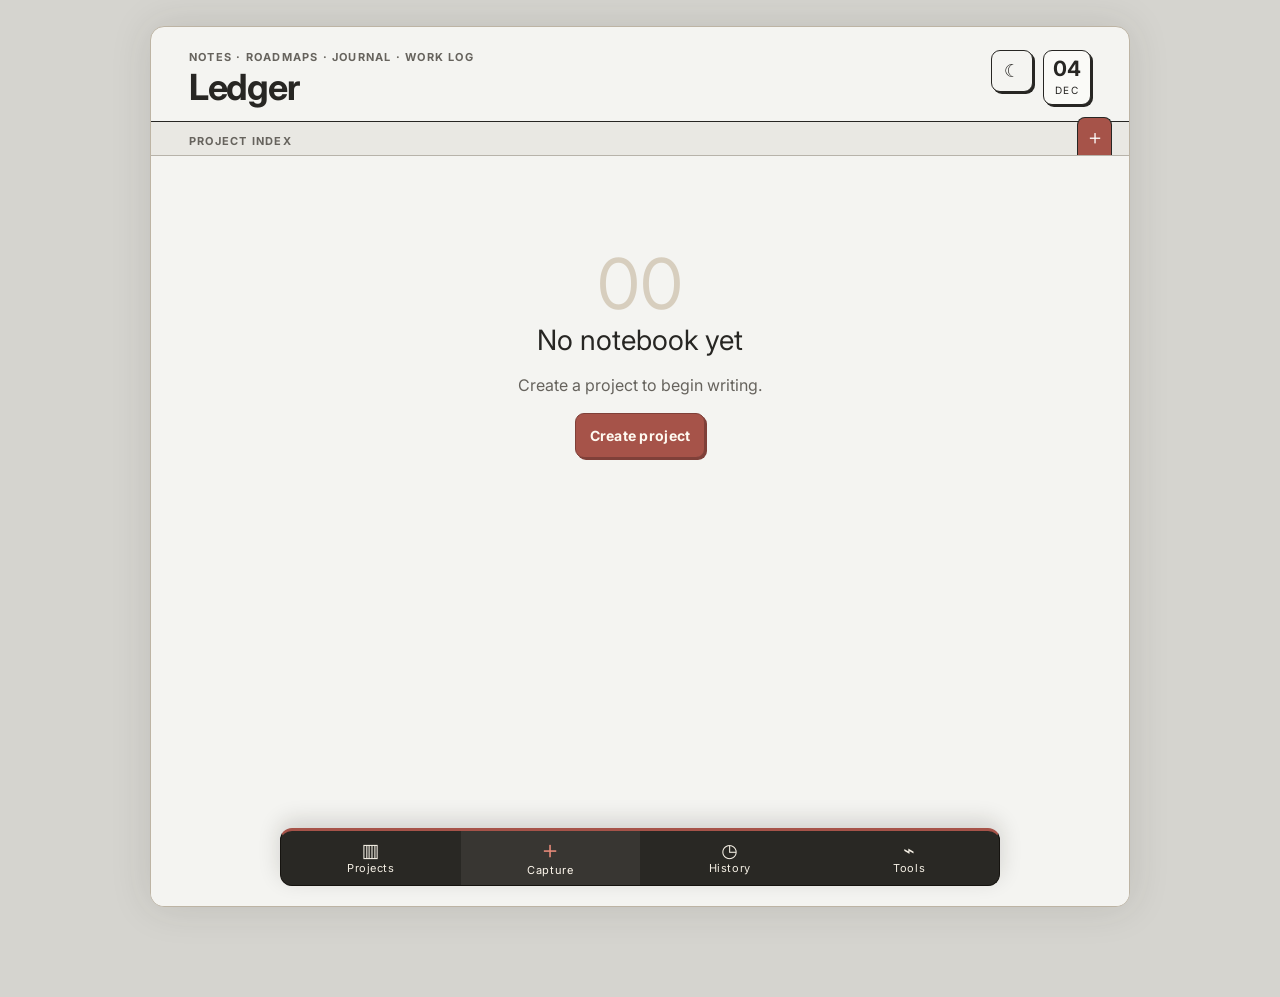
<file: index.html>
<!doctype html>
<html lang="en">
<head>
  <meta charset="utf-8">
  <meta name="viewport" content="width=device-width,initial-scale=1,viewport-fit=cover">
  <meta name="theme-color" content="#f4f4f1">
  <meta name="color-scheme" content="light dark">
  <title>Ledger</title>
  <base href="./stationery/">
  <script>
    try{
      document.documentElement.dataset.theme = localStorage.getItem('ledger-stationery-theme-v1') === 'dark' ? 'dark' : 'light';
      if(document.documentElement.dataset.theme === 'dark'){
        document.querySelector('meta[name="theme-color"]').setAttribute('content','#181715');
      }
    }catch(e){document.documentElement.dataset.theme='light'}
  </script>
  <link rel="preconnect" href="https://fonts.googleapis.com">
  <link rel="preconnect" href="https://fonts.gstatic.com" crossorigin>
  <link href="https://fonts.googleapis.com/css2?family=Inter:wght@400;500;600;700;800&display=swap" rel="stylesheet">
  <link rel="stylesheet" href="./stationery.css?v=2">
  <link rel="stylesheet" href="./clean-paper.css?v=2">
  <link rel="stylesheet" href="./theme.css?v=4">
  <link rel="stylesheet" href="./journal.css?v=2">
  <link rel="stylesheet" href="./roadmap-help.css?v=1">
  <link rel="stylesheet" href="./typography.css?v=1">
  <link rel="stylesheet" href="./project-links.css?v=1">
  <link rel="stylesheet" href="./task-details.css?v=6">
  <link rel="stylesheet" href="./task-links.css?v=4">
  <link rel="stylesheet" href="./task-interactions.css?v=2">
  <link rel="stylesheet" href="./task-workspace.css?v=1">
  <link rel="stylesheet" href="./mobile-task-ui.css?v=1">
  <link rel="stylesheet" href="./sync-status.css?v=1">
</head>
<body>
  <div class="desk">
    <header class="masthead">
      <div>
        <div class="eyebrow">NOTES · ROADMAPS · JOURNAL · WORK LOG</div>
        <h1>Ledger</h1>
      </div>
      <div class="masthead-actions">
        <button id="themeToggle" class="theme-toggle" type="button" aria-label="Switch to dark mode" aria-pressed="false" title="Dark mode">
          <span class="theme-moon" aria-hidden="true">☾</span>
          <span class="theme-sun" aria-hidden="true">☀</span>
        </button>
        <div class="date-block" aria-label="Today's date">
          <span id="todayDay">21</span>
          <span id="todayMonth">AUG</span>
        </div>
      </div>
    </header>

    <div class="project-strip-wrap">
      <div class="strip-label">PROJECT INDEX</div>
      <div id="projectTabs" class="project-tabs" aria-label="Projects"></div>
      <button id="newProjectTop" class="index-add" type="button" aria-label="New project">＋</button>
    </div>

    <aside id="syncNudge" class="sync-nudge" hidden aria-live="polite">
      <span id="syncNudgeText"></span>
      <span class="sync-nudge-actions">
        <a href="../sync.html">Open Sync</a>
        <a href="https://github.com/BigCatMellow/Ledger-App/blob/main/docs/wiki/Set-Up-Your-Notes-Repository.md" target="_blank" rel="noopener noreferrer">How to Sync</a>
      </span>
    </aside>

    <main id="app" class="paper" aria-live="polite">
      <section id="emptyState" class="empty-state" hidden>
        <div class="empty-number">00</div>
        <h2>No notebook yet</h2>
        <p>Create a project to begin writing.</p>
        <button class="paper-button primary" data-action="new-project" type="button">Create project</button>
      </section>

      <section id="projectView" hidden>
        <div class="project-heading">
          <div>
            <div id="projectMode" class="project-kicker">LIST</div>
            <h2 id="projectTitle"></h2>
            <p id="projectDescription" class="project-description"></p>
            <div id="projectLinks" class="project-links" aria-label="Project links" hidden></div>
          </div>
          <button class="quiet-button" data-action="project-menu" type="button" aria-label="Project options">•••</button>
        </div>

        <section id="roadmapSummary" class="roadmap-summary" hidden></section>

        <div class="section-rule">
          <span>NOW</span>
          <span id="projectProgress" class="section-note"></span>
        </div>
        <div id="activeItems" class="entry-list"></div>

        <div class="section-rule">
          <span>NEXT / OPEN</span>
          <span id="openCount" class="section-note"></span>
        </div>
        <div id="openItems" class="entry-list"></div>

        <div id="notesSection">
          <div class="section-rule">
            <span>NOTES</span>
            <span id="noteCount" class="section-note"></span>
          </div>
          <div id="noteItems" class="memo-list"></div>
        </div>

        <div id="journalSection" class="journal-section">
          <div class="section-rule journal-rule">
            <span>Journal</span>
            <span class="journal-rule-actions">
              <span id="journalCount" class="section-note">0</span>
              <button class="journal-add" data-journal-new type="button">＋ Thought</button>
            </span>
          </div>
          <div id="journalItems" class="journal-list"></div>
        </div>

        <details id="doneSection" class="done-section">
          <summary><span>ARCHIVE / DONE</span><span id="doneCount"></span></summary>
          <div id="doneItems" class="entry-list done-list"></div>
        </details>
      </section>
    </main>
  </div>

  <nav class="bottom-ruler" aria-label="Ledger navigation">
    <button data-action="projects" type="button"><span class="nav-mark">▥</span><span>Projects</span></button>
    <button class="capture-nav" data-action="capture" type="button"><span class="nav-mark">＋</span><span>Capture</span></button>
    <button data-action="history" type="button"><span class="nav-mark">◷</span><span>History</span></button>
    <button data-action="tools" type="button"><span class="nav-mark">⌁</span><span>Tools</span></button>
  </nav>

  <div id="sheetBackdrop" class="sheet-backdrop" hidden></div>

  <section id="projectsSheet" class="sheet" hidden aria-modal="true" role="dialog" aria-labelledby="projectsSheetTitle">
    <div class="sheet-handle"></div>
    <div class="sheet-head"><div><div class="sheet-label">INDEX</div><h2 id="projectsSheetTitle">Projects</h2></div><button class="sheet-close" data-close-sheet type="button">×</button></div>
    <div id="projectList" class="project-list"></div>
    <button class="paper-button primary full" data-action="new-project" type="button">＋ New project</button>
  </section>

  <section id="captureSheet" class="sheet capture-sheet" hidden aria-modal="true" role="dialog" aria-labelledby="captureSheetTitle">
    <div class="sheet-handle"></div>
    <div class="sheet-head"><div><div class="sheet-label">ADD TO PROJECT</div><h2 id="captureSheetTitle">Capture</h2></div><button class="sheet-close" data-close-sheet type="button">×</button></div>
    <form id="captureForm">
      <div class="segmented" role="group" aria-label="Capture type">
        <button type="button" data-kind="NOTE" class="selected">Note</button>
        <button type="button" data-kind="CHECKLIST">Task</button>
        <button type="button" data-kind="EXECUTION">Detailed task</button>
      </div>
      <label class="field ruled-field"><span>Title / note</span><textarea id="captureTitle" rows="4" required placeholder="Write it down…"></textarea></label>
      <div id="captureTaskFields" hidden>
        <label class="field"><span>Section / phase</span><input id="capturePhase" type="text" placeholder="Optional"></label>
      </div>
      <div id="captureExecutionFields" hidden>
        <label class="field"><span>Outcome</span><textarea id="captureOutcome" rows="2"></textarea></label>
        <label class="field"><span>Input / source</span><textarea id="captureInputs" rows="2"></textarea></label>
        <label class="field"><span>Waiting on / dependencies</span><textarea id="captureDependencies" rows="2"></textarea></label>
        <label class="field"><span>Done when</span><textarea id="captureAcceptance" rows="2"></textarea></label>
      </div>
      <button class="paper-button primary full" type="submit">Save to Ledger →</button>
    </form>
  </section>

  <section id="journalSheet" class="sheet journal-sheet" hidden aria-modal="true" role="dialog" aria-labelledby="journalSheetTitle">
    <div class="sheet-handle"></div>
    <div class="sheet-head"><div><div class="sheet-label">PROJECT JOURNAL</div><h2 id="journalSheetTitle">New Thought</h2></div><button class="sheet-close" data-close-journal type="button">×</button></div>
    <form id="journalForm">
      <input id="journalId" type="hidden">
      <label class="field"><span>Thought</span><textarea id="journalBody" rows="8" required placeholder="Idea, question, observation, decision…"></textarea></label>
      <div class="journal-sheet-actions">
        <button id="journalDelete" class="paper-button journal-delete" type="button" hidden>Delete Thought</button>
        <button class="paper-button primary full" type="submit">Save Thought</button>
      </div>
    </form>
  </section>

  <section id="historySheet" class="sheet tall-sheet" hidden aria-modal="true" role="dialog" aria-labelledby="historySheetTitle">
    <div class="sheet-handle"></div>
    <div class="sheet-head"><div><div class="sheet-label">WORK LOG</div><h2 id="historySheetTitle">History</h2></div><button class="sheet-close" data-close-sheet type="button">×</button></div>
    <div id="historyList" class="history-list"></div>
  </section>

  <section id="workLogSheet" class="sheet" hidden aria-modal="true" role="dialog" aria-labelledby="workLogSheetTitle">
    <div class="sheet-handle"></div>
    <div class="sheet-head"><div><div class="sheet-label">WORK LOG</div><h2 id="workLogSheetTitle">Log work</h2></div><button class="sheet-close" data-close-sheet type="button">×</button></div>
    <form id="workLogForm">
      <p id="workLogProject" class="project-description"></p>
      <label class="field"><span>What changed?</span><textarea id="workLogSummary" rows="5" required placeholder="Short note about what you worked on…"></textarea></label>
      <button class="paper-button primary full" type="submit">Add to History</button>
    </form>
  </section>

  <section id="toolsSheet" class="sheet" hidden aria-modal="true" role="dialog" aria-labelledby="toolsSheetTitle">
    <div class="sheet-handle"></div>
    <div class="sheet-head"><div><div class="sheet-label">UTILITY</div><h2 id="toolsSheetTitle">Tools</h2></div><button class="sheet-close" data-close-sheet type="button">×</button></div>
    <div class="tool-list">
      <a class="tool-row" href="../sync.html"><span><strong>GitHub sync</strong><small>Connection, backup status, and manual sync</small></span><span>→</span></a>
      <button class="tool-row" data-action="export-md" type="button"><span><strong>Export current project</strong><small>Download a Markdown copy</small></span><span>↓</span></button>
      <button class="tool-row" data-action="import-md" type="button"><span><strong>Import Markdown</strong><small>Add a Markdown file as a new project</small></span><span>↑</span></button>
    </div>
    <input id="importFile" type="file" accept=".md,text/markdown,text/plain" hidden>
  </section>

  <section id="projectSheet" class="sheet tall-sheet" hidden aria-modal="true" role="dialog" aria-labelledby="projectSheetTitle">
    <div class="sheet-handle"></div>
    <div class="sheet-head"><div><div class="sheet-label">PROJECT</div><h2 id="projectSheetTitle">Project</h2></div><button class="sheet-close" data-close-sheet type="button">×</button></div>
    <form id="projectForm">
      <input id="projectId" type="hidden">
      <label class="field"><span>Project title</span><input id="projectTitleInput" type="text" required></label>
      <label class="field"><span>Description</span><textarea id="projectDescriptionInput" rows="3"></textarea></label>
      <label class="field project-links-field">
        <span>Project Links</span>
        <textarea id="projectLinksInput" rows="3" placeholder="GitHub | https://github.com/owner/repository&#10;Live Site | https://example.com"></textarea>
        <small class="field-help">One link per line. Labels are optional; use Label | URL when you want one.</small>
      </label>
      <div class="field"><span>Format</span><div class="segmented"><button id="modeList" type="button" data-mode="LIST">List</button><button id="modeRoadmap" type="button" data-mode="ROADMAP">Roadmap</button></div></div>
      <div id="roadmapFields" class="roadmap-fields" hidden>
        <div class="field roadmap-field">
          <div class="roadmap-field-label"><label for="framingCurrent">Current Reality</label><button class="roadmap-help-button" type="button" data-roadmap-help="current" aria-label="Explain Current Reality">?</button></div>
          <textarea id="framingCurrent" rows="3"></textarea>
        </div>
        <div class="field roadmap-field">
          <div class="roadmap-field-label"><label for="framingDone">Definition of Done</label><button class="roadmap-help-button" type="button" data-roadmap-help="done" aria-label="Explain Definition of Done">?</button></div>
          <textarea id="framingDone" rows="3"></textarea>
        </div>
        <div class="field roadmap-field">
          <div class="roadmap-field-label"><label for="framingProof">Final Proof</label><button class="roadmap-help-button" type="button" data-roadmap-help="proof" aria-label="Explain Final Proof">?</button></div>
          <textarea id="framingProof" rows="2"></textarea>
        </div>
        <div class="field roadmap-field">
          <div class="roadmap-field-label"><label for="framingScope">In Scope</label><button class="roadmap-help-button" type="button" data-roadmap-help="scope" aria-label="Explain In Scope">?</button></div>
          <textarea id="framingScope" rows="2"></textarea>
        </div>
        <div class="field roadmap-field">
          <div class="roadmap-field-label"><label for="framingNotDoing">Not Doing</label><button class="roadmap-help-button" type="button" data-roadmap-help="notDoing" aria-label="Explain Not Doing">?</button></div>
          <textarea id="framingNotDoing" rows="2"></textarea>
        </div>
        <div class="field roadmap-field">
          <div class="roadmap-field-label"><label for="framingEffort">Effort Limit</label><button class="roadmap-help-button" type="button" data-roadmap-help="effort" aria-label="Explain Effort Limit">?</button></div>
          <input id="framingEffort" type="text">
        </div>
        <div class="field roadmap-field">
          <div class="roadmap-field-label"><label for="framingRisk">Highest-Risk Unknown</label><button class="roadmap-help-button" type="button" data-roadmap-help="risk" aria-label="Explain Highest-Risk Unknown">?</button></div>
          <textarea id="framingRisk" rows="2"></textarea>
        </div>
      </div>
      <button class="paper-button primary full" type="submit">Save project</button>
    </form>
  </section>

  <section id="itemSheet" class="sheet tall-sheet" hidden aria-modal="true" role="dialog" aria-labelledby="itemSheetTitle">
    <div class="sheet-handle"></div>
    <div class="sheet-head"><div><div id="itemKindLabel" class="sheet-label">ENTRY</div><h2 id="itemSheetTitle">Entry</h2></div><button class="sheet-close" data-close-sheet type="button">×</button></div>
    <form id="itemForm">
      <input id="itemId" type="hidden">
      <label class="field"><span>Title</span><textarea id="itemTitleInput" rows="3" required></textarea></label>
      <label class="field"><span>Section / phase</span><input id="itemPhaseInput" type="text"></label>
      <label class="field"><span>Notes</span><textarea id="itemNotesInput" rows="3"></textarea></label>
      <div id="itemExecutionFields">
        <label class="field"><span>Outcome</span><textarea id="itemOutcomeInput" rows="2"></textarea></label>
        <label class="field"><span>Input / source</span><textarea id="itemInputsInput" rows="2"></textarea></label>
        <label class="field"><span>Waiting on / dependencies</span><textarea id="itemDependenciesInput" rows="2"></textarea></label>
        <label class="field"><span>Boundary</span><textarea id="itemBoundaryInput" rows="2"></textarea></label>
        <label class="field"><span>Done when</span><textarea id="itemAcceptanceInput" rows="2"></textarea></label>
        <label class="field"><span>Verification</span><textarea id="itemVerificationInput" rows="2"></textarea></label>
        <label class="field"><span>Stop condition</span><textarea id="itemStopInput" rows="2"></textarea></label>
      </div>
      <div class="status-actions" id="itemStatusActions"></div>
      <button class="paper-button full" type="submit">Save changes</button>
    </form>
  </section>

  <div id="taskLinkBackdrop" class="task-link-sheet-backdrop" hidden></div>
  <section id="taskLinkSheet" class="task-link-sheet" hidden role="dialog" aria-modal="true" aria-labelledby="taskLinkSheetTitle">
    <div class="sheet-handle"></div>
    <div class="sheet-head"><div><div class="sheet-label">TASK LINK</div><h2 id="taskLinkSheetTitle">Add link</h2></div><button class="sheet-close" data-task-link-close type="button" aria-label="Close task link">×</button></div>
    <form id="taskLinkForm">
      <input id="taskLinkItemId" type="hidden">
      <label class="field"><span>Web address</span><input id="taskLinkUrl" type="text" inputmode="url" autocomplete="off" autocapitalize="none" spellcheck="false" placeholder="example.com"></label>
      <small id="taskLinkError" class="task-link-error" hidden></small>
      <div class="task-link-sheet-actions">
        <button id="taskLinkRemove" class="paper-button task-link-remove" data-task-link-remove type="button" hidden>Remove link</button>
        <button class="paper-button primary" type="submit">Save link</button>
      </div>
    </form>
  </section>

  <div id="roadmapHelpBackdrop" class="roadmap-help-backdrop" hidden></div>
  <section id="roadmapHelpModal" class="roadmap-help-modal" hidden role="dialog" aria-modal="true" aria-labelledby="roadmapHelpTitle">
    <div class="roadmap-help-head">
      <div>
        <div class="roadmap-help-kicker">Roadmap Guide</div>
        <h2 id="roadmapHelpTitle">Roadmap Field</h2>
      </div>
      <button id="roadmapHelpClose" class="roadmap-help-close" data-roadmap-help-close type="button" aria-label="Close roadmap help">×</button>
    </div>
    <p id="roadmapHelpDefinition" class="roadmap-help-definition"></p>
    <div class="roadmap-help-block">
      <strong>Ask Yourself</strong>
      <p id="roadmapHelpQuestion"></p>
    </div>
    <div class="roadmap-help-block">
      <strong>Example</strong>
      <p id="roadmapHelpExample" class="roadmap-help-example"></p>
    </div>
  </section>

  <script src="./stationery.js?v=4"></script>
  <script src="./theme.js?v=2"></script>
  <script src="./journal.js?v=3"></script>
  <script src="./roadmap-help.js?v=1"></script>
  <script src="./task-interactions.js?v=2"></script>
  <script src="./task-details.js?v=4"></script>
  <script src="./task-links.js?v=4"></script>
  <script src="./task-workspace.js?v=1"></script>
  <script src="./mobile-task-ui.js?v=1"></script>
  <script src="./sync-status.js?v=3"></script>
  <script src="./auto-sync.js?v=1"></script>
</body>
</html>
</file>
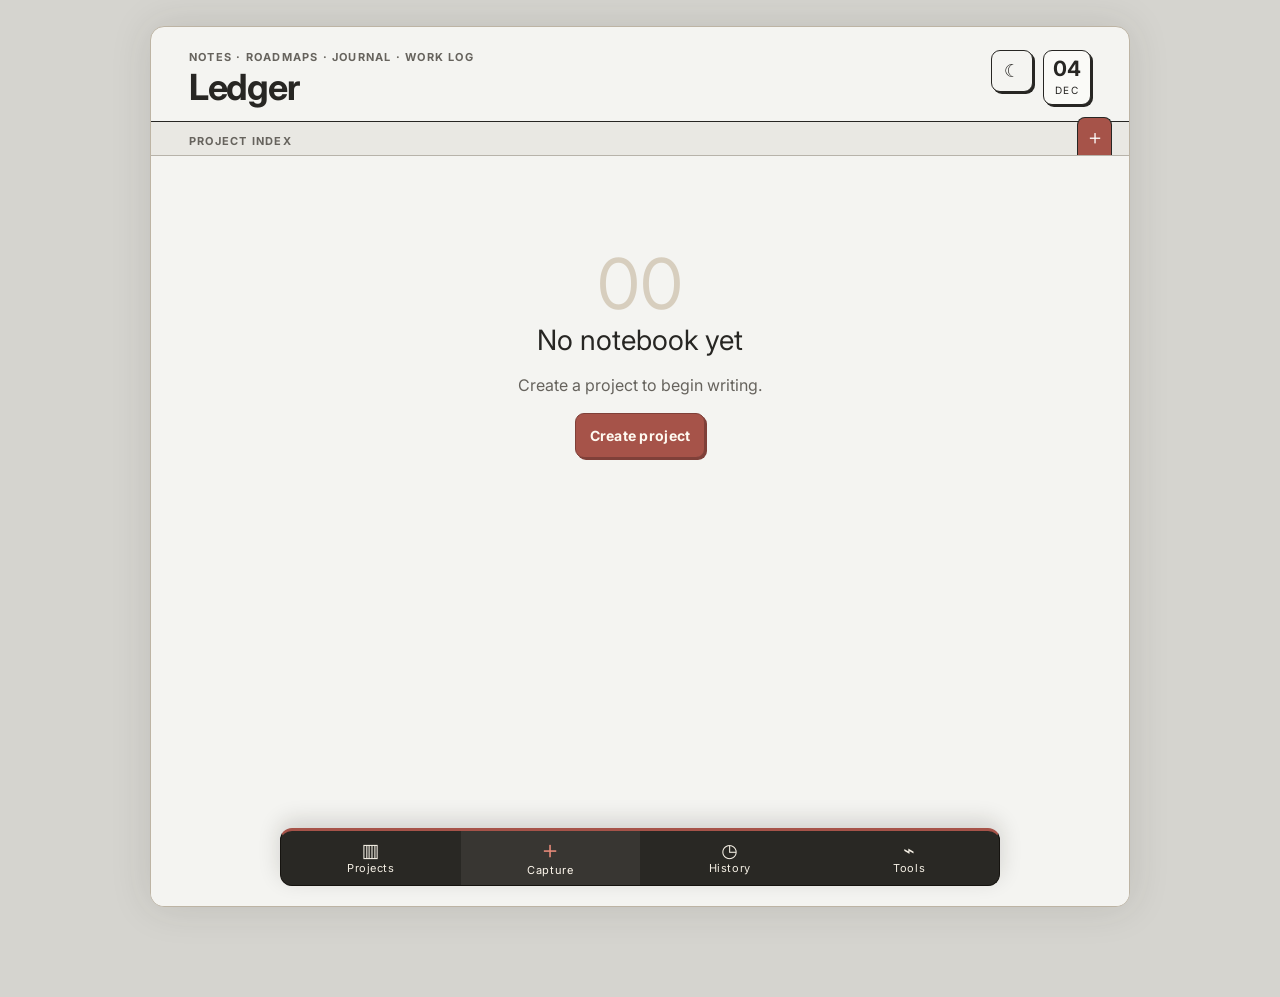
<file: stationery/index.html>
<!doctype html>
<html lang="en">
<head>
  <meta charset="utf-8">
  <meta name="viewport" content="width=device-width,initial-scale=1,viewport-fit=cover">
  <meta name="theme-color" content="#f2eee3">
  <title>Ledger</title>
  <meta http-equiv="refresh" content="0; url=../">
  <script>
    location.replace('../' + location.search + location.hash);
  </script>
</head>
<body>
  <p><a href="../">Open Ledger</a></p>
</body>
</html>
</file>
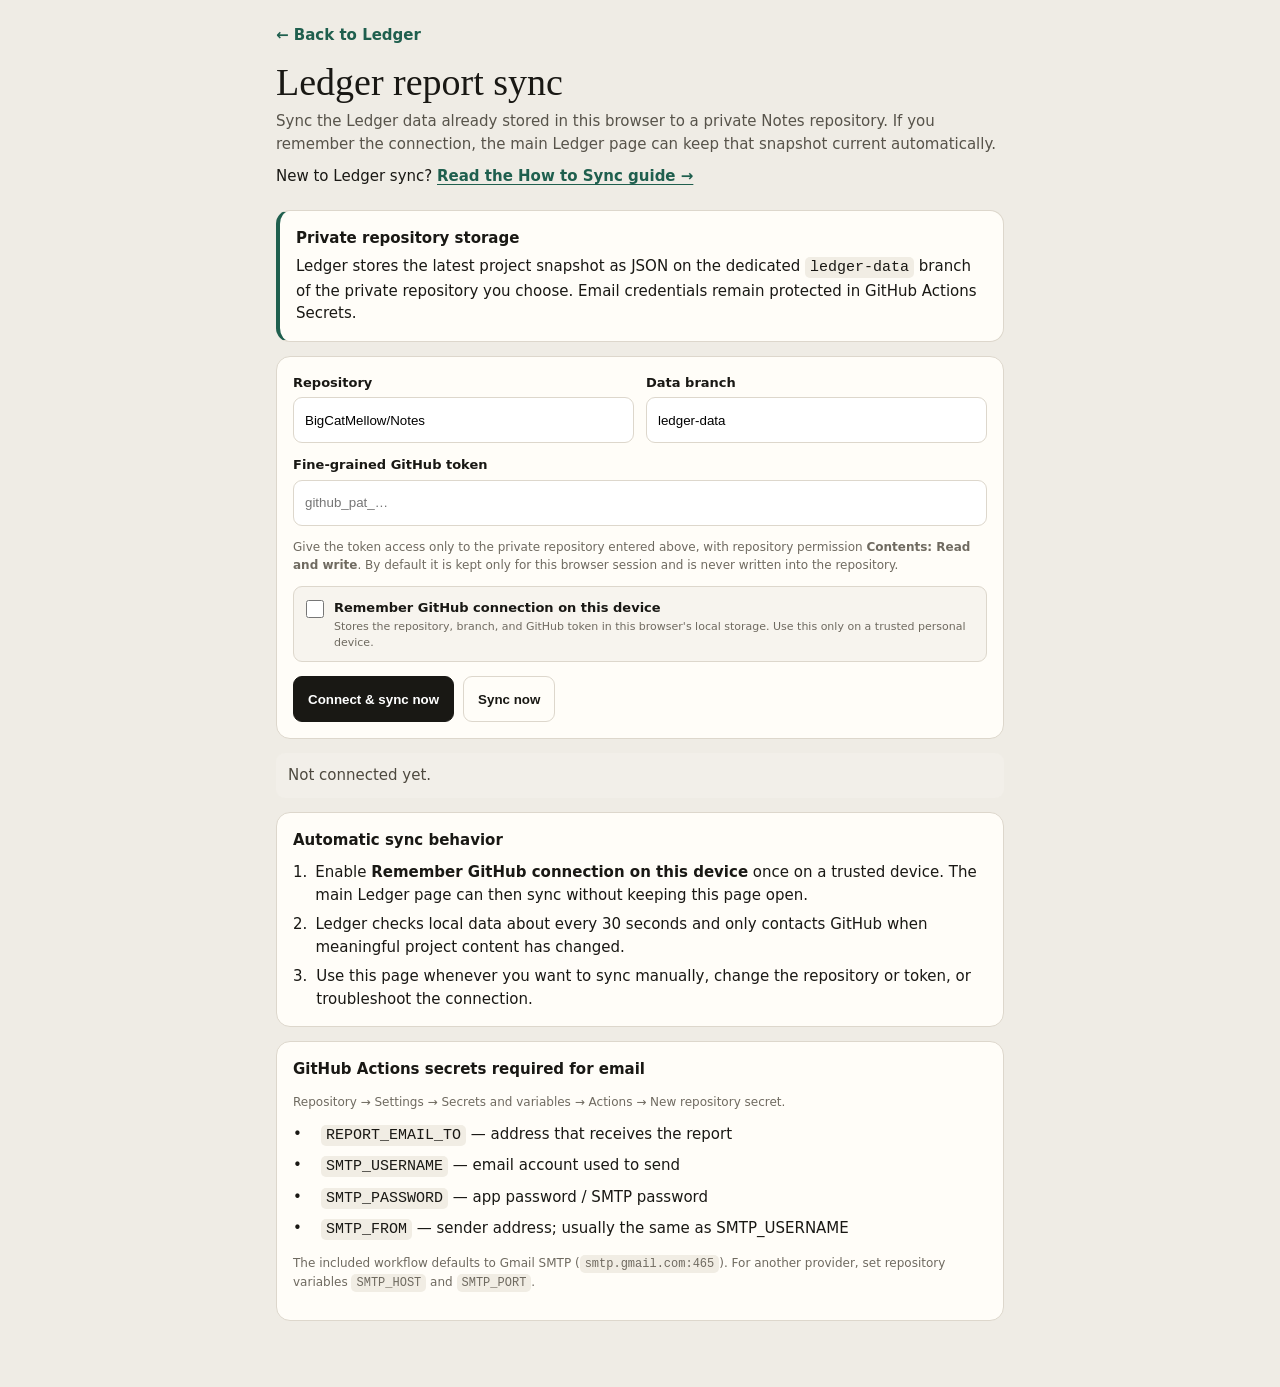
<file: sync.html>
<!DOCTYPE html>
<html lang="en">
<head>
<meta charset="utf-8">
<meta name="viewport" content="width=device-width, initial-scale=1, viewport-fit=cover">
<meta name="theme-color" content="#191814">
<title>Ledger GitHub Sync</title>
<style>
:root{--ink:#191814;--paper:#efece5;--card:#fffdf8;--line:#ddd7cc;--muted:#6f6a60;--green:#1f5f4e;--red:#a33b23}
*{box-sizing:border-box}body{margin:0;background:var(--paper);color:var(--ink);font:15px/1.5 system-ui,-apple-system,Segoe UI,sans-serif}
main{max-width:760px;margin:0 auto;padding:24px 16px 64px}.back{display:inline-block;margin-bottom:16px;color:#1f5f4e;text-decoration:none;font-weight:650}h1{font:400 38px/1.05 Georgia,serif;margin:0 0 8px}.lead{color:#57534a;margin:0 0 10px}.setup-help{margin:0 0 22px}.setup-help a{color:var(--green);font-weight:700;text-underline-offset:3px}.card{background:var(--card);border:1px solid var(--line);border-radius:14px;padding:16px;margin:14px 0}.grid{display:grid;grid-template-columns:1fr;gap:12px}label{display:block;font-weight:600;font-size:13px;margin-bottom:5px}input{width:100%;min-height:46px;border:1px solid var(--line);border-radius:9px;padding:10px 11px;background:#fff;font:16px/1.3 inherit}button{min-height:46px;border-radius:9px;padding:10px 14px;border:1px solid var(--ink);background:var(--ink);color:#fff;font-weight:650;cursor:pointer}.secondary{background:var(--card);color:var(--ink);border-color:var(--line)}button:disabled{opacity:.55;cursor:wait}.row{display:flex;gap:9px;flex-wrap:wrap}.status{padding:11px 12px;border-radius:9px;background:#f2efe9;color:#4e493f}.ok{background:#e8f0ed;color:#174b3f}.bad{background:#f7e9e5;color:#7f2e1e}.small{font-size:12px;color:var(--muted)}code{background:#f1ede4;padding:2px 5px;border-radius:5px}.info{border-left:4px solid var(--green)}.checks{display:grid;gap:7px}.checks div{display:flex;gap:8px}.checks span:first-child{width:20px}.remember-row{display:flex;align-items:flex-start;gap:10px;margin:12px 0 0;padding:11px 12px;border:1px solid var(--line);border-radius:9px;background:#f7f4ee;cursor:pointer}.remember-row input{width:18px;min-width:18px;height:18px;min-height:18px;margin:2px 0 0;padding:0;border-radius:4px;accent-color:var(--green)}.remember-row strong{display:block;font-size:13px}.remember-row small{display:block;margin-top:2px;color:var(--muted);font-size:11px;line-height:1.4;font-weight:400}@media(min-width:680px){.grid.two{grid-template-columns:1fr 1fr}}
</style>
</head>
<body>
<main>
<a class="back" href="./index.html">← Back to Ledger</a>
<h1>Ledger report sync</h1>
<p class="lead">Sync the Ledger data already stored in this browser to a private Notes repository. If you remember the connection, the main Ledger page can keep that snapshot current automatically.</p>
<p class="setup-help">New to Ledger sync? <a href="https://github.com/BigCatMellow/Ledger-App/blob/main/docs/wiki/Set-Up-Your-Notes-Repository.md" target="_blank" rel="noopener noreferrer">Read the How to Sync guide →</a></p>

<div class="card info">
  <strong>Private repository storage</strong>
  <p style="margin:6px 0 0">Ledger stores the latest project snapshot as JSON on the dedicated <code>ledger-data</code> branch of the private repository you choose. Email credentials remain protected in GitHub Actions Secrets.</p>
</div>

<div class="card">
  <div class="grid two">
    <div><label for="repo">Repository</label><input id="repo" value="BigCatMellow/Notes" autocomplete="off"></div>
    <div><label for="branch">Data branch</label><input id="branch" value="ledger-data" autocomplete="off"></div>
  </div>
  <div style="margin-top:12px"><label for="token">Fine-grained GitHub token</label><input id="token" type="password" placeholder="github_pat_…" autocomplete="off"></div>
  <p class="small">Give the token access only to the private repository entered above, with repository permission <strong>Contents: Read and write</strong>. By default it is kept only for this browser session and is never written into the repository.</p>
  <label class="remember-row" for="rememberConnection">
    <input id="rememberConnection" type="checkbox">
    <span><strong>Remember GitHub connection on this device</strong><small>Stores the repository, branch, and GitHub token in this browser's local storage. Use this only on a trusted personal device.</small></span>
  </label>
  <div class="row" style="margin-top:14px">
    <button id="connect">Connect &amp; sync now</button>
    <button id="sync" class="secondary">Sync now</button>
  </div>
</div>

<div id="status" class="status">Not connected yet.</div>

<div class="card">
  <strong>Automatic sync behavior</strong>
  <div class="checks" style="margin-top:10px">
    <div><span>1.</span><span>Enable <strong>Remember GitHub connection on this device</strong> once on a trusted device. The main Ledger page can then sync without keeping this page open.</span></div>
    <div><span>2.</span><span>Ledger checks local data about every 30 seconds and only contacts GitHub when meaningful project content has changed.</span></div>
    <div><span>3.</span><span>Use this page whenever you want to sync manually, change the repository or token, or troubleshoot the connection.</span></div>
  </div>
</div>

<div class="card">
  <strong>GitHub Actions secrets required for email</strong>
  <p class="small">Repository → Settings → Secrets and variables → Actions → New repository secret.</p>
  <div class="checks">
    <div><span>•</span><span><code>REPORT_EMAIL_TO</code> — address that receives the report</span></div>
    <div><span>•</span><span><code>SMTP_USERNAME</code> — email account used to send</span></div>
    <div><span>•</span><span><code>SMTP_PASSWORD</code> — app password / SMTP password</span></div>
    <div><span>•</span><span><code>SMTP_FROM</code> — sender address; usually the same as SMTP_USERNAME</span></div>
  </div>
  <p class="small">The included workflow defaults to Gmail SMTP (<code>smtp.gmail.com:465</code>). For another provider, set repository variables <code>SMTP_HOST</code> and <code>SMTP_PORT</code>.</p>
</div>
</main>
<script>
const STORAGE_KEY='ledger-notes-roadmaps-v2';
const SYNC_STATUS_KEY='ledger-github-sync-status-v1';
const SESSION_CONNECTION_KEY='ledger-github-sync-v2';
const REMEMBERED_CONNECTION_KEY='ledger-github-sync-remember-v1';
const DATA_PATH='data/ledger.json';
const enc=new TextEncoder();
let lastPlainHash='';
let syncTimer=null;
let syncInFlight=null;
let restoredRememberedConnection=false;

function setStatus(message,kind=''){
  const el=document.getElementById('status');
  el.textContent=message;
  el.className='status '+(kind==='ok'?'ok':kind==='bad'?'bad':'');
}
function setBusy(busy){
  document.getElementById('connect').disabled=busy;
  document.getElementById('sync').disabled=busy;
}
function b64(bytes){let s='';const a=bytes instanceof Uint8Array?bytes:new Uint8Array(bytes);for(let i=0;i<a.length;i+=0x8000)s+=String.fromCharCode(...a.subarray(i,i+0x8000));return btoa(s)}
async function sha256Text(text){const d=await crypto.subtle.digest('SHA-256',enc.encode(text));return b64(d)}
function config(){return {repo:document.getElementById('repo').value.trim(),branch:document.getElementById('branch').value.trim()||'ledger-data',token:document.getElementById('token').value.trim()}}
function applyConnection(c){
  if(!c)return;
  document.getElementById('repo').value=c.repo||'BigCatMellow/Notes';
  document.getElementById('branch').value=c.branch||'ledger-data';
  document.getElementById('token').value=c.token||'';
}
function readJson(storage,key){try{return JSON.parse(storage.getItem(key)||'null')}catch(e){return null}}
function loadConnection(){
  const remembered=readJson(localStorage,REMEMBERED_CONNECTION_KEY);
  if(remembered?.token){
    applyConnection(remembered);
    document.getElementById('rememberConnection').checked=true;
    sessionStorage.setItem(SESSION_CONNECTION_KEY,JSON.stringify(remembered));
    restoredRememberedConnection=true;
    return;
  }
  const session=readJson(sessionStorage,SESSION_CONNECTION_KEY);
  if(session)applyConnection(session);
}
function saveConnection(c){
  sessionStorage.setItem(SESSION_CONNECTION_KEY,JSON.stringify(c));
  if(document.getElementById('rememberConnection').checked){
    localStorage.setItem(REMEMBERED_CONNECTION_KEY,JSON.stringify(c));
  }else{
    localStorage.removeItem(REMEMBERED_CONNECTION_KEY);
  }
}
function forgetRememberedConnection(){localStorage.removeItem(REMEMBERED_CONNECTION_KEY)}
function readSyncStatus(){return readJson(localStorage,SYNC_STATUS_KEY)}
function saveSyncStatus(c,hash){
  const syncedAt=new Date().toISOString();
  localStorage.setItem(SYNC_STATUS_KEY,JSON.stringify({hash,syncedAt,repo:c.repo,branch:c.branch}));
  return syncedAt;
}
async function showSavedSyncState(){
  const saved=readSyncStatus();
  const plain=localStorage.getItem(STORAGE_KEY);
  if(!saved?.hash||!plain)return;
  try{
    const hash=await sha256Text(plain);
    if(hash===saved.hash){
      lastPlainHash=hash;
      const when=saved.syncedAt?new Date(saved.syncedAt).toLocaleString():'previously';
      setStatus('Last successful sync: '+when+'.','ok');
    }else{
      setStatus('Ledger has changes that have not reached GitHub yet.');
    }
  }catch(e){}
}
async function github(path,options={}){
  const c=config();
  const headers=Object.assign({'Accept':'application/vnd.github+json','X-GitHub-Api-Version':'2022-11-28','Authorization':'Bearer '+c.token},options.headers||{});
  const request=Object.assign({cache:'no-store'},options,{headers});
  const r=await fetch('https://api.github.com/repos/'+c.repo+'/'+path,request);
  if(!r.ok){
    let detail='';
    try{detail=(await r.json()).message||''}catch(e){}
    const err=new Error('GitHub '+r.status+(detail?': '+detail:''));
    err.status=r.status;
    throw err;
  }
  return r.status===204?null:r.json();
}
async function currentRemoteSha(c){
  try{
    const sep='?';
    const old=await github('contents/'+DATA_PATH+sep+'ref='+encodeURIComponent(c.branch)+'&_ledger='+Date.now());
    return old.sha||null;
  }catch(err){
    if(err.status===404)return null;
    throw err;
  }
}
async function putSnapshot(c,snapshot,sha){
  const body={message:'Sync Ledger project data',content:btoa(unescape(encodeURIComponent(snapshot))),branch:c.branch};
  if(sha)body.sha=sha;
  return github('contents/'+DATA_PATH,{method:'PUT',headers:{'Content-Type':'application/json'},body:JSON.stringify(body)});
}
async function performSync(force=false){
  const c=config();
  if(!c.repo||!c.token){setStatus('Enter the repository and GitHub token first.','bad');return}
  saveConnection(c);
  const plain=localStorage.getItem(STORAGE_KEY);
  if(!plain){setStatus('No Ledger data was found in this browser. Open Ledger and create or edit a project first.','bad');return}
  let state;
  try{state=JSON.parse(plain)}catch(e){setStatus('Ledger browser data is not valid JSON. Export a Markdown backup before continuing.','bad');return}
  const hash=await sha256Text(plain);
  if(!force&&hash===lastPlainHash){
    saveSyncStatus(c,hash);
    setStatus('Already synced. No Ledger changes detected.','ok');
    return;
  }
  const snapshot=JSON.stringify(Object.assign({},state,{syncedAt:new Date().toISOString()}),null,2)+'\n';
  setBusy(true);
  setStatus('Syncing project data to the private repository…');
  try{
    let sha=await currentRemoteSha(c);
    try{
      await putSnapshot(c,snapshot,sha);
    }catch(err){
      if(err.status!==409)throw err;
      setStatus('GitHub changed the snapshot during sync. Refreshing and retrying…');
      sha=await currentRemoteSha(c);
      await putSnapshot(c,snapshot,sha);
    }
    lastPlainHash=hash;
    saveConnection(c);
    const syncedAt=saveSyncStatus(c,hash);
    setStatus('Synced successfully at '+new Date(syncedAt).toLocaleTimeString()+'. GitHub now has the latest project snapshot.','ok');
  }finally{
    setBusy(false);
  }
}
function syncNow(force=false){
  if(syncInFlight)return syncInFlight;
  syncInFlight=performSync(force).finally(()=>{syncInFlight=null});
  return syncInFlight;
}
function queueSync(){clearTimeout(syncTimer);syncTimer=setTimeout(()=>syncNow(false).catch(e=>setStatus(e.message,'bad')),2500)}
document.getElementById('connect').addEventListener('click',()=>syncNow(false).catch(e=>setStatus(e.message,'bad')));
document.getElementById('sync').addEventListener('click',()=>syncNow(false).catch(e=>setStatus(e.message,'bad')));
document.getElementById('rememberConnection').addEventListener('change',event=>{
  if(event.target.checked){
    const c=config();
    if(c.repo&&c.token)localStorage.setItem(REMEMBERED_CONNECTION_KEY,JSON.stringify(c));
  }else{
    forgetRememberedConnection();
  }
});
['repo','branch','token'].forEach(id=>document.getElementById(id).addEventListener('change',()=>{
  const c=config();
  sessionStorage.setItem(SESSION_CONNECTION_KEY,JSON.stringify(c));
  if(document.getElementById('rememberConnection').checked&&c.repo&&c.token)localStorage.setItem(REMEMBERED_CONNECTION_KEY,JSON.stringify(c));
}));
window.addEventListener('storage',e=>{if(e.key===STORAGE_KEY&&e.newValue)queueSync()});
setInterval(()=>{if(document.getElementById('token').value)queueSync()},60000);
loadConnection();
showSavedSyncState().finally(()=>{
  if(restoredRememberedConnection&&document.getElementById('token').value)queueSync();
});
</script>
</body>
</html>
</file>
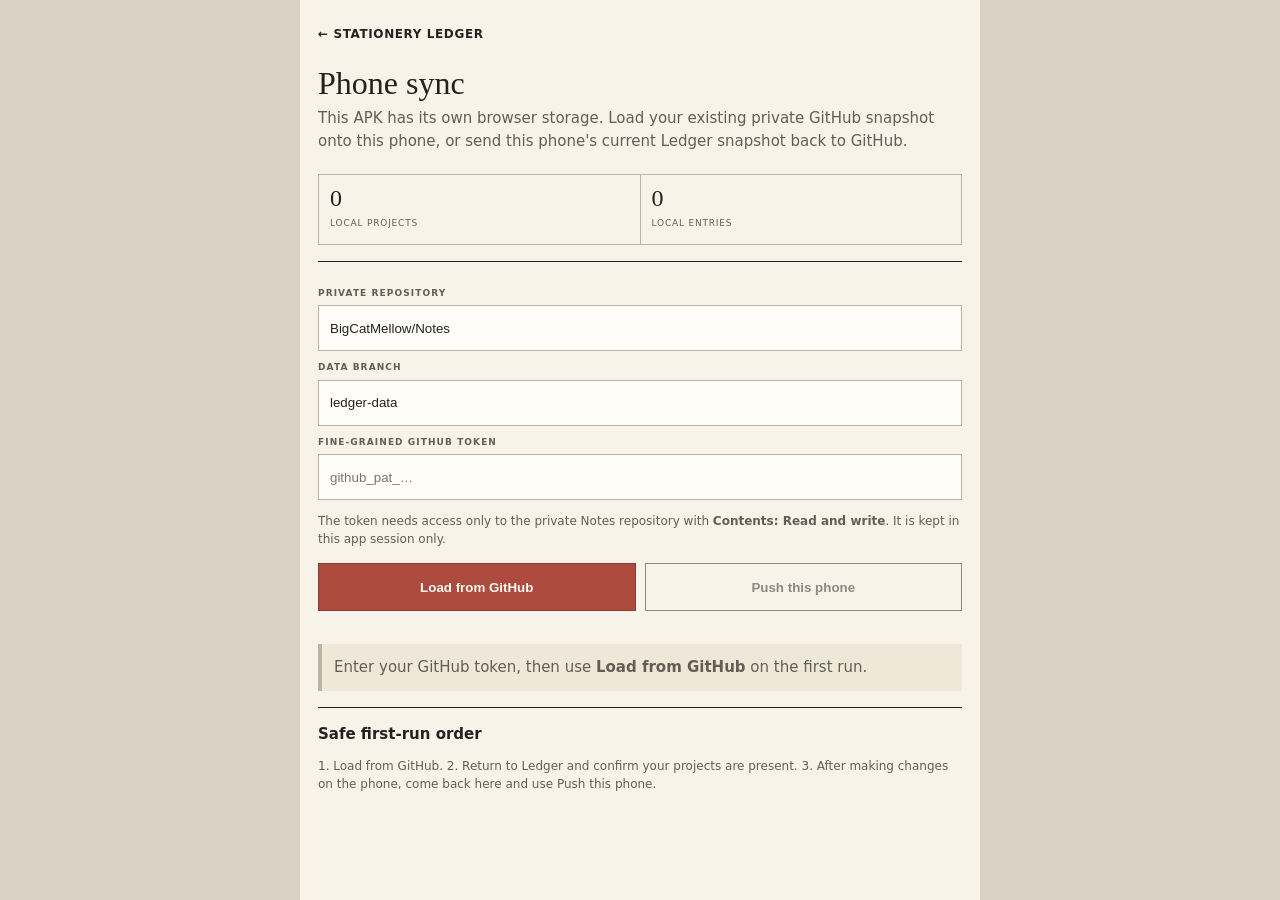
<file: stationery/android-sync.html>
<!doctype html>
<html lang="en">
<head>
<meta charset="utf-8">
<meta name="viewport" content="width=device-width,initial-scale=1,viewport-fit=cover">
<meta name="theme-color" content="#f2eee3">
<title>Ledger — Android Sync</title>
<style>
:root{--paper:#f7f3e9;--paper-deep:#efe8d8;--desk:#d9d2c4;--ink:#24221e;--soft:#625e55;--rule:#bcb3a2;--verm:#ad4b3f;--good:#53664f;--bad:#8f3f35}
*{box-sizing:border-box}html{background:var(--desk);color:var(--ink);font:15px/1.5 system-ui,-apple-system,Segoe UI,sans-serif}body{margin:0;min-height:100vh;background:var(--desk)}main{max-width:680px;min-height:100vh;margin:0 auto;background:var(--paper);padding:22px 18px 60px}a{color:var(--ink)}.back{text-decoration:none;font-size:12px;font-weight:750;letter-spacing:.05em}h1{font:500 32px/1.05 Georgia,serif;margin:22px 0 7px}.lead{margin:0 0 22px;color:var(--soft)}.card{border-top:1px solid var(--ink);padding:15px 0;margin:16px 0}.label{display:block;font-size:9px;letter-spacing:.12em;text-transform:uppercase;font-weight:800;color:var(--soft);margin:10px 0 5px}input{width:100%;min-height:46px;border:1px solid var(--rule);background:#fffdf8;padding:10px 11px;font:16px inherit;color:var(--ink)}.row{display:grid;grid-template-columns:1fr;gap:9px;margin-top:15px}button{min-height:48px;border:1px solid var(--ink);background:transparent;color:var(--ink);padding:10px 13px;font-weight:750;cursor:pointer}.primary{background:var(--verm);border-color:#873b32;color:#fffaf1}.status{margin-top:18px;padding:12px;border-left:4px solid var(--rule);background:var(--paper-deep);color:var(--soft)}.status.good{border-color:var(--good);color:#344632}.status.bad{border-color:var(--bad);color:#71372f}.facts{display:grid;grid-template-columns:1fr 1fr;gap:1px;background:var(--rule);border:1px solid var(--rule);margin-top:12px}.fact{background:var(--paper);padding:11px}.fact strong{display:block;font:24px/1 Georgia,serif}.fact span{font-size:9px;letter-spacing:.09em;text-transform:uppercase;color:var(--soft)}.small{font-size:12px;color:var(--soft)}button:disabled{opacity:.5;cursor:wait}@media(min-width:560px){.row{grid-template-columns:1fr 1fr}}
@media(prefers-color-scheme:dark){:root{--paper:#211f1c;--paper-deep:#2a2722;--desk:#151412;--ink:#eee7db;--soft:#b7afa3;--rule:#514b43;--verm:#bd6254;--good:#8da184;--bad:#d27c70}input{background:#292621;color:var(--ink)}.fact{background:var(--paper)}}
</style>
</head>
<body><main>
<a class="back" href="./">← STATIONERY LEDGER</a>
<h1>Phone sync</h1>
<p class="lead">This APK has its own browser storage. Load your existing private GitHub snapshot onto this phone, or send this phone's current Ledger snapshot back to GitHub.</p>

<div class="facts">
  <div class="fact"><strong id="localProjects">0</strong><span>Local projects</span></div>
  <div class="fact"><strong id="localItems">0</strong><span>Local entries</span></div>
</div>

<section class="card">
  <label class="label" for="repo">Private repository</label>
  <input id="repo" value="BigCatMellow/Notes" autocomplete="off">
  <label class="label" for="branch">Data branch</label>
  <input id="branch" value="ledger-data" autocomplete="off">
  <label class="label" for="token">Fine-grained GitHub token</label>
  <input id="token" type="password" placeholder="github_pat_…" autocomplete="off">
  <p class="small">The token needs access only to the private Notes repository with <strong>Contents: Read and write</strong>. It is kept in this app session only.</p>
  <div class="row">
    <button id="pull" class="primary" type="button">Load from GitHub</button>
    <button id="push" type="button">Push this phone</button>
  </div>
</section>

<div id="status" class="status">Enter your GitHub token, then use <strong>Load from GitHub</strong> on the first run.</div>

<section class="card">
  <strong>Safe first-run order</strong>
  <p class="small">1. Load from GitHub. 2. Return to Ledger and confirm your projects are present. 3. After making changes on the phone, come back here and use Push this phone.</p>
</section>
</main>
<script>
const STORAGE_KEY='ledger-notes-roadmaps-v2';
const SESSION_KEY='ledger-github-sync-v2';
const DATA_PATH='data/ledger.json';
const enc=new TextEncoder();
let busy=false;

function el(id){return document.getElementById(id)}
function status(message,kind=''){const s=el('status');s.textContent=message;s.className='status '+kind}
function config(){return {repo:el('repo').value.trim(),branch:el('branch').value.trim()||'ledger-data',token:el('token').value.trim()}}
function saveSession(c){sessionStorage.setItem(SESSION_KEY,JSON.stringify(c))}
function loadSession(){try{const c=JSON.parse(sessionStorage.getItem(SESSION_KEY)||'null');if(!c)return;el('repo').value=c.repo||'BigCatMellow/Notes';el('branch').value=c.branch||'ledger-data';el('token').value=c.token||''}catch(e){}}
function setBusy(value){busy=value;el('pull').disabled=value;el('push').disabled=value}
function renderLocal(){let s={projects:[],items:[]};try{s=JSON.parse(localStorage.getItem(STORAGE_KEY)||'{}')}catch(e){}el('localProjects').textContent=Array.isArray(s.projects)?s.projects.length:0;el('localItems').textContent=Array.isArray(s.items)?s.items.length:0;el('push').disabled=busy||!localStorage.getItem(STORAGE_KEY)}
function bytesToBase64(bytes){let out='';for(let i=0;i<bytes.length;i+=0x8000)out+=String.fromCharCode(...bytes.subarray(i,i+0x8000));return btoa(out)}
function base64ToText(value){const binary=atob(String(value||'').replace(/\s/g,''));const bytes=new Uint8Array(binary.length);for(let i=0;i<binary.length;i++)bytes[i]=binary.charCodeAt(i);return new TextDecoder().decode(bytes)}
async function github(path,options={}){const c=config();if(!c.repo||!c.token)throw new Error('Enter the repository and GitHub token first.');const headers=Object.assign({'Accept':'application/vnd.github+json','X-GitHub-Api-Version':'2022-11-28','Authorization':'Bearer '+c.token},options.headers||{});const response=await fetch('https://api.github.com/repos/'+c.repo+'/'+path,Object.assign({cache:'no-store'},options,{headers}));if(!response.ok){let detail='';try{detail=(await response.json()).message||''}catch(e){}const err=new Error('GitHub '+response.status+(detail?': '+detail:''));err.status=response.status;throw err}return response.status===204?null:response.json()}
async function remoteFile(){const c=config();return github('contents/'+DATA_PATH+'?ref='+encodeURIComponent(c.branch)+'&_ledger='+Date.now())}

async function pull(){if(busy)return;setBusy(true);status('Loading the latest private Ledger snapshot…');try{const c=config();const remote=await remoteFile();const text=base64ToText(remote.content);const state=JSON.parse(text);if(!Array.isArray(state.projects)||!Array.isArray(state.items)||!Array.isArray(state.worklog))throw new Error('The GitHub snapshot is not valid Ledger data.');const existing=localStorage.getItem(STORAGE_KEY);if(existing){let local;try{local=JSON.parse(existing)}catch(e){}const count=Array.isArray(local?.projects)?local.projects.length:0;if(count>0&&!confirm('Replace this phone\'s local Ledger data with the latest GitHub snapshot?')){status('Load cancelled. Nothing was changed.');return}}delete state.syncedAt;localStorage.setItem(STORAGE_KEY,JSON.stringify(state));saveSession(c);renderLocal();status('Loaded successfully. Return to Ledger and your existing projects should be there.','good')}catch(error){status(error.message||String(error),'bad')}finally{setBusy(false);renderLocal()}}

async function push(){if(busy)return;const plain=localStorage.getItem(STORAGE_KEY);if(!plain){status('There is no Ledger data on this phone to push.','bad');return}setBusy(true);status('Sending this phone\'s Ledger snapshot to GitHub…');try{const c=config();const state=JSON.parse(plain);const snapshot=JSON.stringify(Object.assign({},state,{syncedAt:new Date().toISOString()}),null,2)+'\n';let remote=null;try{remote=await remoteFile()}catch(error){if(error.status!==404)throw error}const body={message:'Sync Ledger project data from Android',content:bytesToBase64(enc.encode(snapshot)),branch:c.branch};if(remote?.sha)body.sha=remote.sha;try{await github('contents/'+DATA_PATH,{method:'PUT',headers:{'Content-Type':'application/json'},body:JSON.stringify(body)})}catch(error){if(error.status!==409)throw error;const refreshed=await remoteFile();body.sha=refreshed.sha;await github('contents/'+DATA_PATH,{method:'PUT',headers:{'Content-Type':'application/json'},body:JSON.stringify(body)})}saveSession(c);status('Phone snapshot pushed successfully.','good')}catch(error){status(error.message||String(error),'bad')}finally{setBusy(false);renderLocal()}}

el('pull').addEventListener('click',pull);el('push').addEventListener('click',push);window.addEventListener('storage',renderLocal);loadSession();renderLocal();
</script>
</body></html>
</file>
